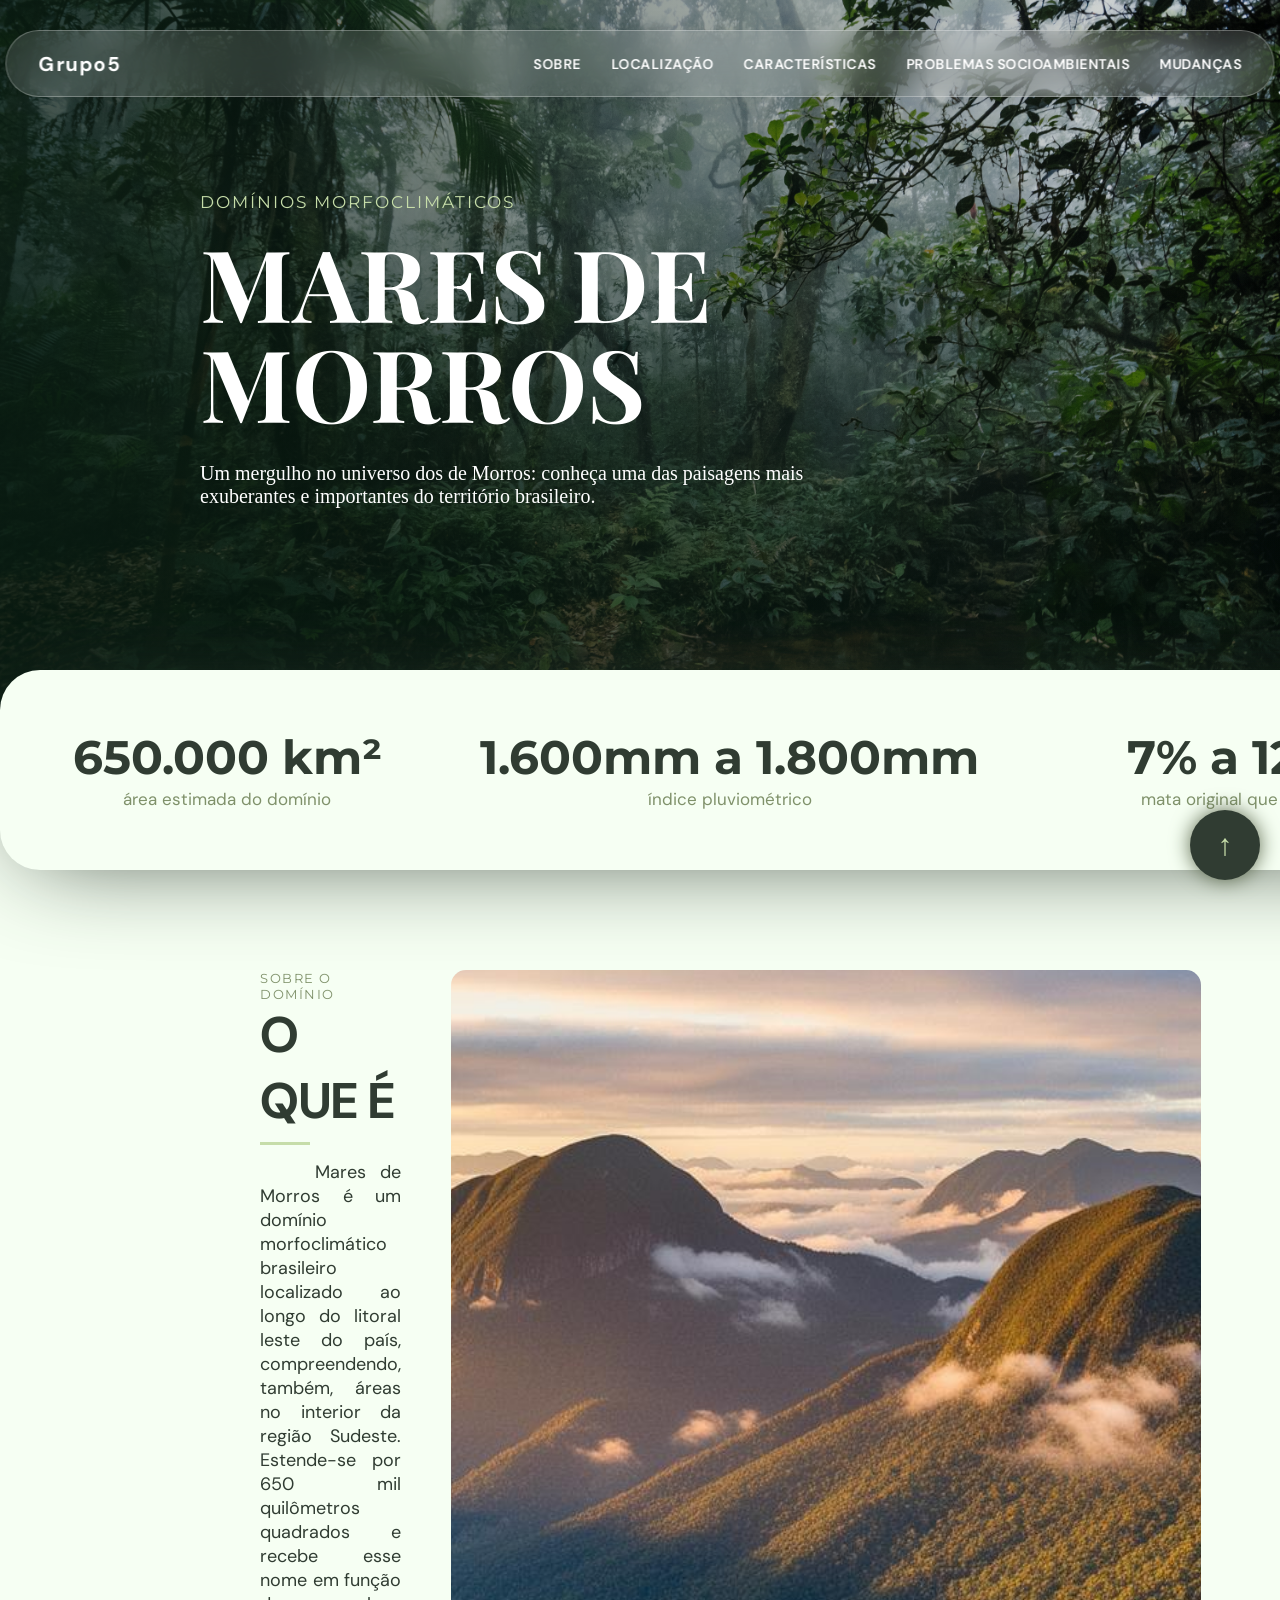
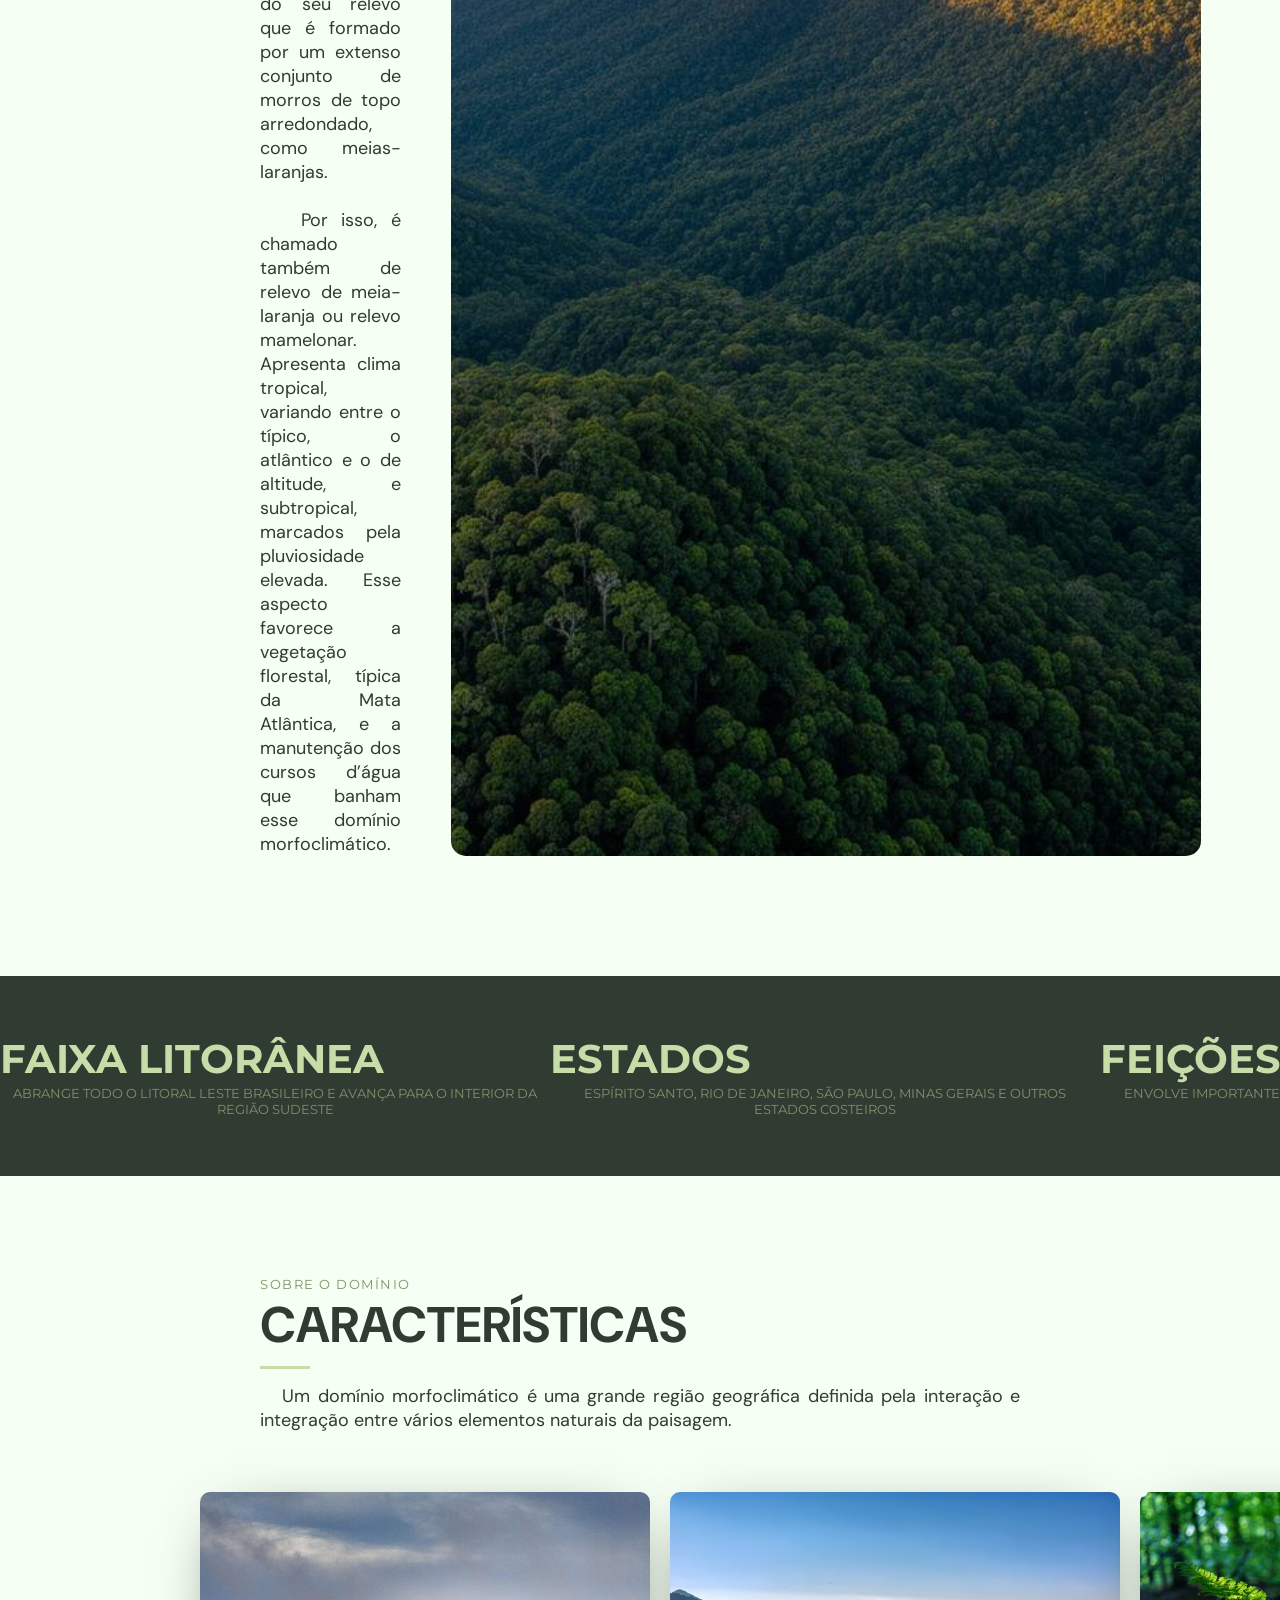
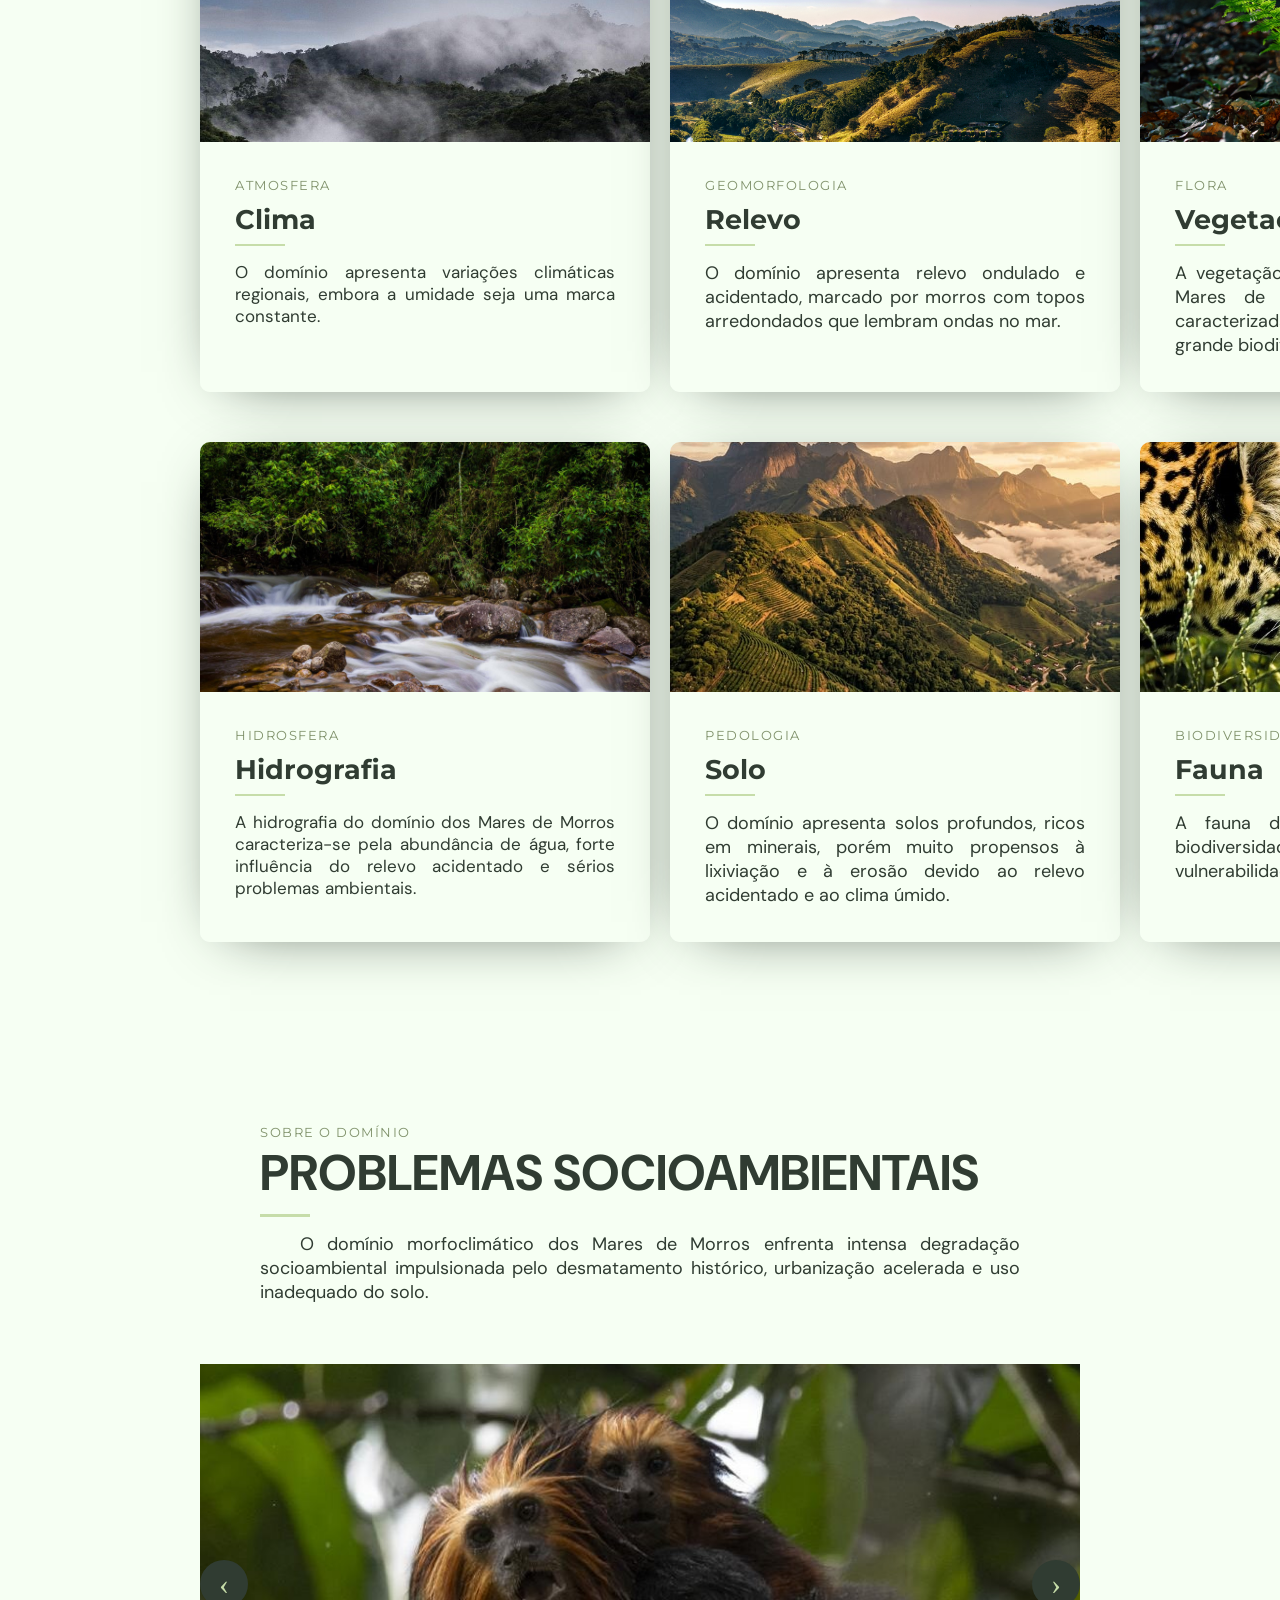
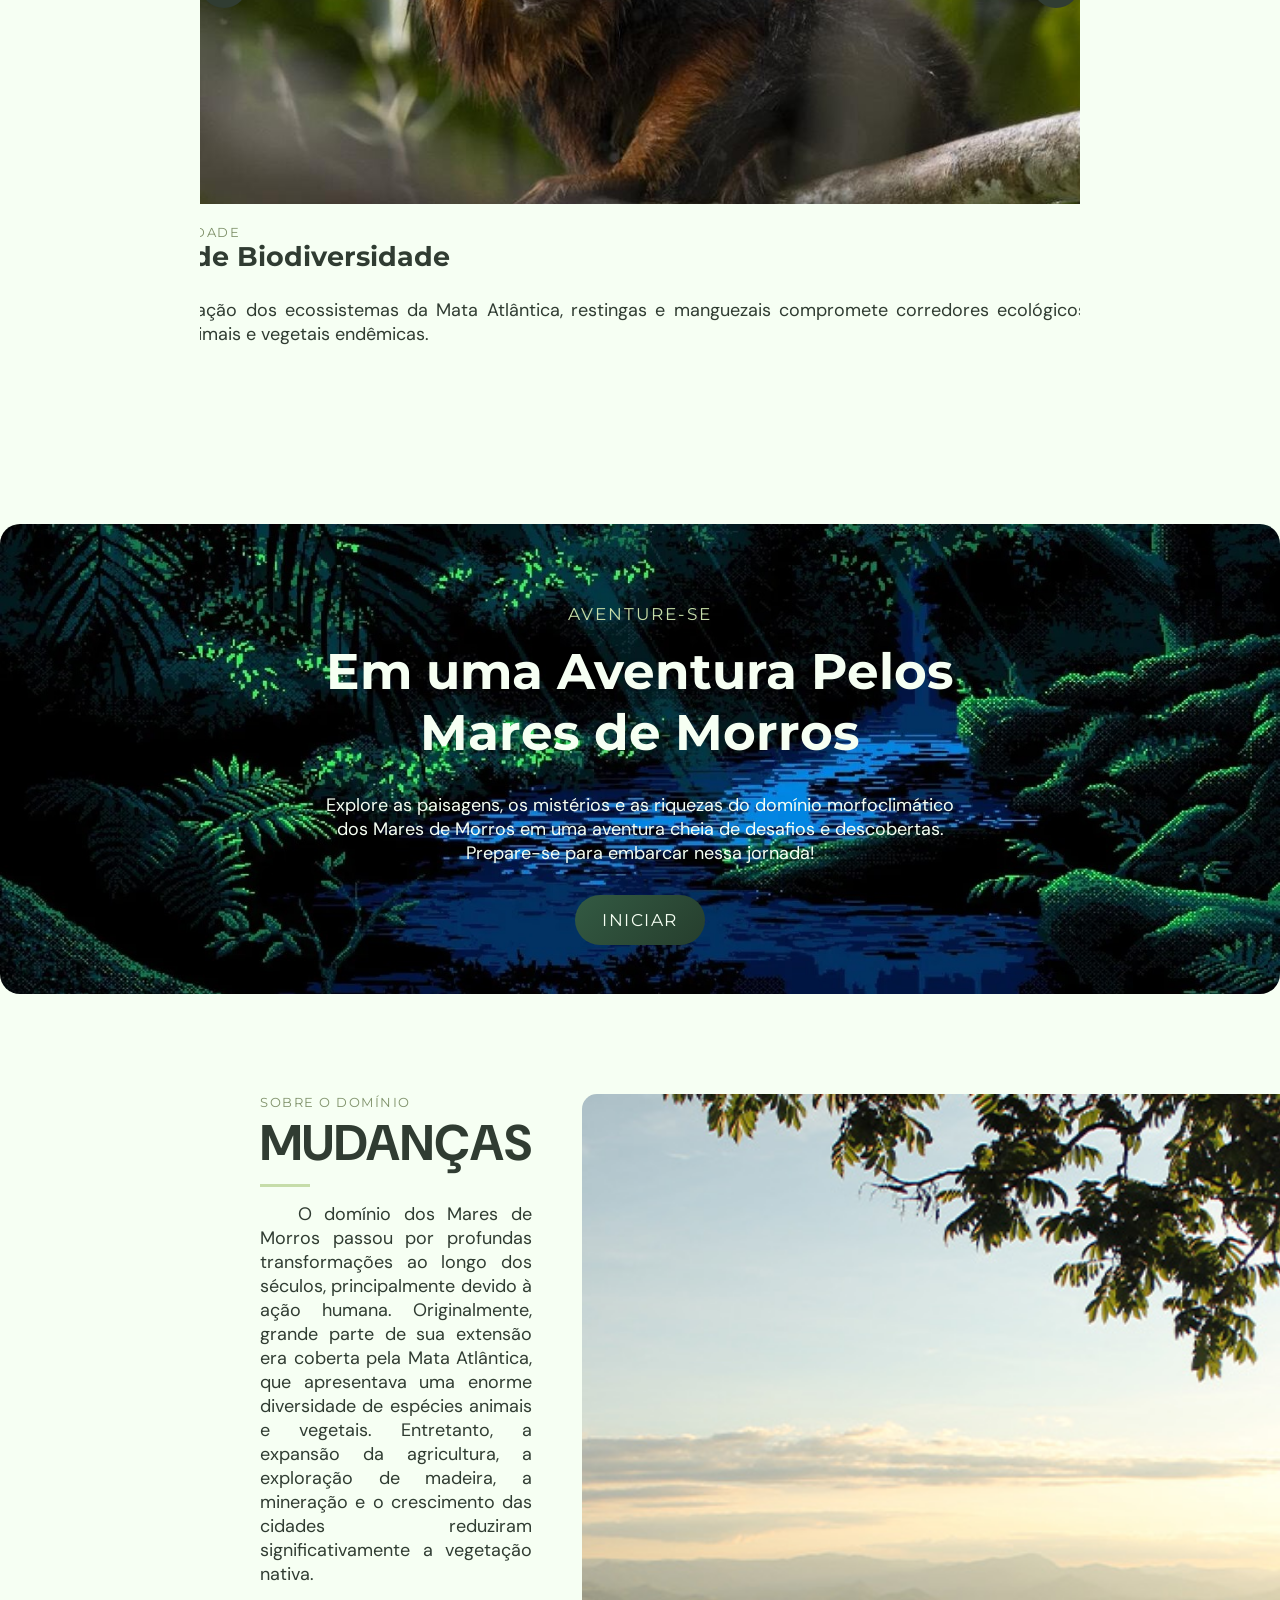
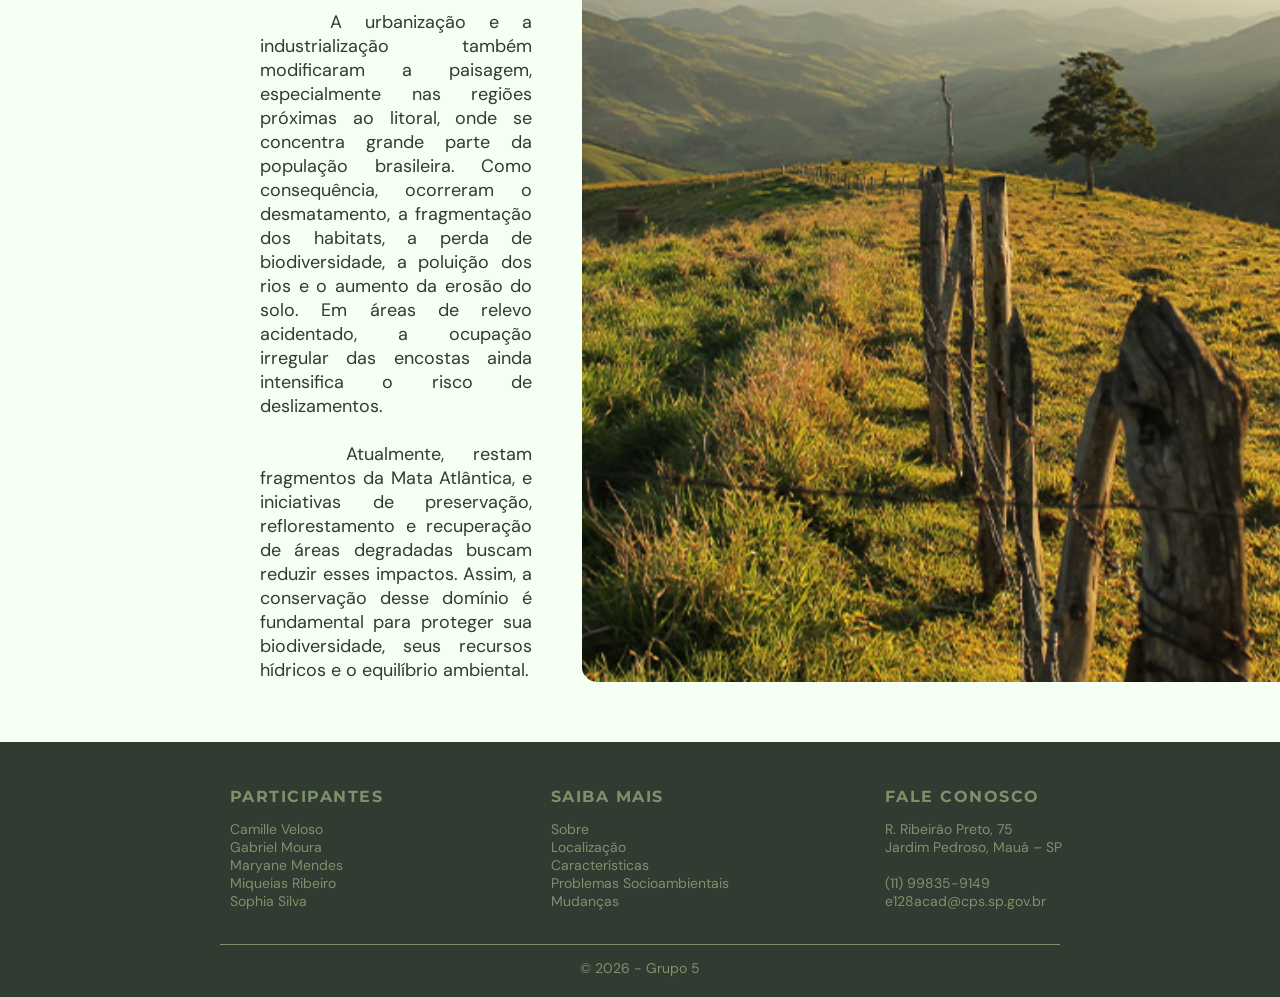
<file: index.html>
<html>
<head>
<meta charset="UTF-8">
<title>  Mares de Morros | Domínios Morfoclimáticos </title>
<link rel="stylesheet" href="style.css" type="text/css">

<link href="https://fonts.googleapis.com/css2?family=DM+Sans:wght@400;500;600;700&amp;family=Playfair+Display:wght@500;600;700&amp;display=swap" rel="stylesheet">
<link href="https://fonts.googleapis.com/css2?family=Montserrat:wght@600&display=swap" rel="stylesheet">

</head>
<body>
<header class="navbar">
  <a class="logo">Grupo5</a>

  <ul class="menu" id="menu">
    <li><a href="#sobre">SOBRE</a></li>
    <li><a href="#localizacao">LOCALIZAÇÃO</a></li>
    <li><a href="#caracteristicas">CARACTERÍSTICAS</a></li>
    <li><a href="#problemas">PROBLEMAS SOCIOAMBIENTAIS</a></li>
    <li><a href="#mudanças">MUDANÇAS</a></li>
  </ul>
</header>

    <div class="inicio" id="inicio">
        <div class="titulo">
            <span class="textinho">DOMÍNIOS MORFOCLIMÁTICOS</span>
            <h1> MARES DE <br>MORROS</h1>
            <p>Um mergulho no universo dos  de Morros: conheça uma das paisagens mais exuberantes e importantes do território brasileiro.</p>
        </div>
    </div>

<a href="#inicio" class="topo">↑</a>

</div>

    <div class="curiosidades">
        <div class="topicos">
        <h1> 650.000 km² </h1>
        <p>área estimada do domínio</p>
        </div>
      
        <div class="topicos">
        <h1> 1.600mm a 1.800mm </h1>
        <p>índice pluviométrico</p>
        </div>

        <div class="topicos">
        <h1> 7% a 12% </h1>
        <p>mata original que resta</p>
        </div>
    </div>
   
    <div id="sobre"></div>
<div class="tudo">
    <div class="introducao">
      <div>
        <p class="textinho2"> SOBRE O DOMÍNIO </p>
        <h1> O QUE É </h1>
        <hr class="hr">
        <p class="p"> &nbsp;&nbsp;&nbsp; Mares de Morros é um domínio morfoclimático brasileiro localizado ao longo do litoral leste do país, compreendendo, também, áreas no interior da região Sudeste. Estende-se por 650 mil quilômetros quadrados e recebe esse nome em função do seu relevo que é formado por um extenso conjunto de morros de topo arredondado, como meias-laranjas. 
        <br><br>&nbsp;&nbsp;&nbsp;Por isso, é chamado também de relevo de meia-laranja ou relevo mamelonar. Apresenta clima tropical, variando entre o típico, o atlântico e o de altitude, e subtropical, marcados pela pluviosidade elevada. Esse aspecto favorece a vegetação florestal, típica da Mata Atlântica, e a manutenção dos cursos d’água que banham esse domínio morfoclimático.</p>
      </div> 
      <img src="imagem1.jpg">
    </div>
 
  </div>

  <div id="localizacao"></div>
  <div class="localizacao">

    <div class="topicos2">
      <h1>FAIXA LITORÂNEA</h1>
      <p> ABRANGE TODO O LITORAL LESTE BRASILEIRO E AVANÇA PARA O INTERIOR DA REGIÃO SUDESTE</p>
    </div>

    <div class="topicos2">
      <h1>ESTADOS</h1>
      <p> ESPÍRITO SANTO, RIO DE JANEIRO, SÃO PAULO, MINAS GERAIS E OUTROS ESTADOS COSTEIROS</p>
    </div>

    <div class="topicos2">
      <h1>FEIÇÕES DE RELEVO</h1>
      <p>  ENVOLVE IMPORTANTES SERRAS E PLANALTOS, COMO A SERRA DO MAR E A SERRA DA MANTIQUEIRA</p>
    </div>

    

  </div>
  
<div id="caracteristicas"></div>

<div class="tudo">
   <div class="introducao">
      <div>
      <p class="textinho2"> SOBRE O DOMÍNIO </p>
      <h1 id="sobre"> CARACTERÍSTICAS </h1>
      <hr class="hr">
      <p class="p"> &nbsp;&nbsp;&nbsp;Um domínio morfoclimático é uma grande região geográfica definida pela interação e integração entre vários elementos naturais da paisagem.</div>
    </div>

    <div class="cards">
      <div class="card">
        <img src="clima.jpg">
        <div class="conteudo">
          <p class="textinho2">ATMOSFERA</p>
          <h1>Clima</h1>
          <hr class="hr">
          <p class="p2"> O domínio apresenta variações climáticas regionais, embora a umidade seja uma marca constante.
          </p>

          <div class="detalhes">
            <p class="p"></p>

            <p class="p">
                •<strong>Tropical Atlântico:</strong> Predominante, com médias de 22 °C e chuvas abundantes (1.500 a 2.000 mm/ano).<br>
                •<strong>Tropical Típico:</strong> Verão quente e chuvoso e inverno ameno e seco.<br>
                •<strong>Tropical de Altitude:</strong> Médias próximas de 20 °C e possibilidade de geadas.<br>
                •<strong>Subtropical Úmido:</strong> Estações bem definidas e chuvas distribuídas ao longo do ano.<br>
            </p>
          </div>

        </div>
      </div>

      <div class="card">
        <img src="relevo.jpg">
        <div class="conteudo">
          <p class="textinho2">GEOMORFOLOGIA</p>
          <h1>Relevo</h1>
          <hr class="hr">
          <p class="p">  O domínio apresenta relevo ondulado e acidentado, marcado por morros com topos arredondados que lembram ondas no mar.
          </p>

          <div class="detalhes">
            <p class="p"></p>

            <p class="p">
                •<strong>​Forma mamelonar:</strong> Relevo caracterizado por morros de altitudes medianas com topos arredondados, conhecidos popularmente como "meias-laranjas".<br>
                •<strong>​Estrutura geológica:</strong> Esculpido sobre rochas antigas do escudo cristalino brasileiro.<br>
                •<strong>​Serras e Planícies:</strong> Inclui feições de serras como a Serra do Mar e a Serra da Mantiqueira e planícies litorâneas nas faixas rebaixadas junto ao mar.<br>
                •<strong>​Altitudes:</strong> Variam predominantemente entre 10 e 1.300 metros.<br>
            </p>
          </div>

        </div>
      </div>

      <div class="card">
        <img src="vegetacao.jpg">
        <div class="conteudo">
          <p class="textinho2">FLORA</p>
          <h1>Vegetação</h1>
          <hr class="hr">
          <p class="p"> A vegetação predominante no domínio dos Mares de Morros é a Mata Atlântica, caracterizada por árvores de folhas largas e grande biodiversidade. 
          </p>

          <div class="detalhes">
            <p class="p"></p>

            <p class="p">
                •<strong>Mata Atlântica:</strong> Cobertura vegetal dominante, variando entre florestas ombrófilas (sempre verdes e muito úmidas) e estacionais (que perdem folhas no período seco).<br>
                •<strong>Ecossistemas Litorâneos:</strong> Presença de vegetação arbustiva e herbácea de restinga e de manguezais nas faixas de transição entre o continente e o oceano.<br>
                •<strong>Nível de preservação:</strong> É o bioma mais devastado do país, reduzido a menos de 25% de sua cobertura florestal original.<br>
            </p>
          </div>

        </div>
      </div>
    </div>


<div class="cards">
      <div class="card">
        <img src="hidrografia.jpg">
        <div class="conteudo">
          <p class="textinho2">HIDROSFERA</p>
          <h1>Hidrografia</h1>
          <hr class="hr">
          <p class="p2"> A hidrografia do domínio dos Mares de Morros caracteriza-se pela abundância de água, forte influência do relevo acidentado e sérios problemas ambientais.
          </p>

          <div class="detalhes">
            <p class="p"></p>

            <p class="p">
                •<strong>​Importância</strong> O domínio abriga ou intercepta trechos de bacias hidrográficas fundamentais para o abastecimento urbano, navegação e geração de energia.<br>
                •<strong>​Bacias integrantes:</strong> Atlântico Nordeste Oriental, Atlântico Leste, São Francisco, Atlântico Sudeste, Paraná e Atlântico Sul.<br>
                •<strong>Rios principais:</strong> São Francisco, Paraíba do Sul, Tietê, Doce e Rio Grande.<br>
            </p>
          </div>

        </div>
      </div>

      <div class="card">
        <img src="solo.jpg">
        <div class="conteudo">
          <p class="textinho2">PEDOLOGIA</p>
          <h1>Solo</h1>
          <hr class="hr">
          <p class="p"> O domínio apresenta solos profundos, ricos em minerais, porém muito propensos à lixiviação e à erosão devido ao relevo acidentado e ao clima úmido.
          </p>

          <div class="detalhes">
            <p class="p"></p>

            <p class="p">
                •<strong>​Grau de intemperismo:</strong> Solos profundamente alterados pela ação continuada do calor e da água.<br>
                •<strong>Latossolos (Predominantes):</strong> Vermelhos e alos, muito profundos, bem estruturados e de fácil infiltração de água, porém com baixa fertilidade natural, exigindo correção de nutrientes para agricultura.<br>
                •<strong>Outros tipos:</strong> Argissolos (de textura mais argilosa) e solos rasos/incipientes em áreas de encostas íngremes, como os Cambissolos.<br>
            </p>
          </div>

        </div>
      </div>

      <div class="card">
        <img src="fauna.jpeg">
        <div class="conteudo">
          <p class="textinho2">BIODIVERSIDADE</p>
          <h1>Fauna</h1>
          <hr class="hr">
          <p class="p"> A fauna do domínio apresenta grande biodiversidade, alto endemismo e grande vulnerabilidade devido ao desmatamento.
          </p>

          <div class="detalhes">
            <p class="p"></p>

            <p class="p">
              <strong>Mamíferos</strong><br>
                •Mico-leão-dourado<br>
                •Tamanduá-bandeira<br>
                •Onça-pintada<br>
              <strong>Aves</strong><br>
                •Arara-azul-pequena<br>
                •Jacutinga<br>
                •Tucano-de-bico-preto<br>
              <strong>Fauna aquática</strong><br>
                •Bagres<br>
                •Lambaris<br>
                •Peixe-faca<br>

              </p>
          </div>

        </div>
      </div>
    </div>

    <br><br><br><br>
    <div class="introducao" id="problemas">
      <div>
      <p class="textinho2"> SOBRE O DOMÍNIO </p>
      <h1 id="sobre"> PROBLEMAS SOCIOAMBIENTAIS </h1>
      <hr class="hr">
      <p class="p"> &nbsp;&nbsp;&nbsp;O domínio morfoclimático dos Mares de Morros enfrenta intensa degradação socioambiental impulsionada pelo desmatamento histórico, urbanização acelerada e uso inadequado do solo.</div>
    </div>

    <div class="carrossel">
      <input type="radio" name="slide" id="s1"> <!--O input radio faz com que selecione apenas um slide de cada vez, os name iguais fazem com que se agrupem, e o id relaciona cada um com sua imagem-->
      <input type="radio" name="slide" id="s2"checked>
      <input type="radio" name="slide" id="s3">
      <input type="radio" name="slide" id="s4">
      <input type="radio" name="slide" id="s5">

      <div class="limite">
        <div class="slides">

          <div class="slide">
              <img src="poluicao.jpg">
                <div class="descricao">
                  <p class="textinho2">POLUIÇÃO</p>
                  <h1>Poluição e Assoreamento dos Rios</h1>
                  <hr class="hr">
                  <p class="p">O despejo de esgoto e resíduos contamina os cursos d’água. O carreamento de sedimentos provoca o assoreamento, reduzindo a profundidade dos rios e prejudicando os ecossistemas aquáticos.</p>
                </div>
          </div>

          <div class="slide">
              <img src="perda_biodiversidade.jpg">
                <div class="descricao">
                  <p class="textinho2">BIODIVERSIDADE</p>
                  <h1>Perda de Biodiversidade</h1>
                  <hr class="hr">
                  <p class="p">A fragmentação dos ecossistemas da Mata Atlântica, restingas e manguezais compromete corredores ecológicos e ameaça espécies animais e vegetais endêmicas.</p>
                </div>
          </div>

          <div class="slide">
              <img src="urbanizacao.jpg">
                <div class="descricao">
                  <p class="textinho2">URBANIZAÇÃO</p>
                  <h1>Ocupação de Áreas de Risco e Desastres Naturais</h1>
                  <hr class="hr">
                  <p class="p">É um dos domínios mais suscetíveis a desastres naturais. A carência de planejamento urbano empurra populações de baixa renda a habitar encostas de morros e margens de rios, aumentando a vulnerabilidade a tragédias no período de chuvas de verão.</p>
                </div>
          </div>

          <div class="slide">
              <img src="desmatamento.jpg">
                <div class="descricao">
                  <p class="textinho2">DESMATAMENTO</p>
                  <h1>Desmatamento</h1>
                  <hr class="hr">
                  <p class="p">A cobertura vegetal original está reduzida a cerca de 7% de sua extensão, restrita principalmente a fragmentos em áreas de difícil acesso, pressionada pela expansão urbana, industrial e agropecuária.</p>
                </div>
          </div>

          <div class="slide">
              <img src="erosao.webp">
                <div class="descricao">
                  <p class="textinho2">EROSÃO</p>
                  <h1>Erosão e Deslizamentos</h1>
                  <hr class="hr">
                  <p class="p">A retirada da vegetação em encostas íngremes deixa o solo exposto às chuvas tropicais intensas, provocando forte lixiviação, escorregamentos de terra, quedas de barreiras e a formação de voçorocas.</p>
                </div>
          </div>

        </div>
      </div>

      <div class="setinhas">
        <label class="seta direita1" for="s5">‹</label>
        <label class="seta direita2" for="s1">‹</label>
        <label class="seta direita3" for="s2">‹</label>
        <label class="seta direita4" for="s3">‹</label>
        <label class="seta direita5" for="s4">‹</label>

        <label class="seta esquerda1" for="s2">›</label>
        <label class="seta esquerda2" for="s3">›</label>
        <label class="seta esquerda3" for="s4">›</label>
        <label class="seta esquerda4" for="s5">›</label>
        <label class="seta esquerda5" for="s1">›</label>
      </div>

    </div>
</div>

    <div class="joguinho">
      <div class="joguinhoo">
      <p class="textinho">AVENTURE-SE</p>
      <h1>Em uma Aventura Pelos<br>Mares de Morros</h1>
      <p class="p">Explore as paisagens, os mistérios e as riquezas do domínio morfoclimático dos Mares de Morros em uma aventura cheia de desafios e descobertas. Prepare-se para embarcar nessa jornada!</p>
      <a href="https://groupfivegame.vercel.app" target="_blank"><button>INICIAR</button></a>
      </div>
    </div>

<div class="tudo">
  <div class="introducao" id="mudanças">
      <div>
        <p class="textinho2"> SOBRE O DOMÍNIO </p>
        <h1> MUDANÇAS </h1>
        <hr class="hr">
        <p class="p"> &nbsp;&nbsp;&nbsp;O domínio dos Mares de Morros passou por profundas transformações ao longo dos séculos, principalmente devido à ação humana. Originalmente, grande parte de sua extensão era coberta pela Mata Atlântica, que apresentava uma enorme diversidade de espécies animais e vegetais. Entretanto, a expansão da agricultura, a exploração de madeira, a mineração e o crescimento das cidades reduziram significativamente a vegetação nativa. 
        <br><br>&nbsp;&nbsp;&nbsp;A urbanização e a industrialização também modificaram a paisagem, especialmente nas regiões próximas ao litoral, onde se concentra grande parte da população brasileira. Como consequência, ocorreram o desmatamento, a fragmentação dos habitats, a perda de biodiversidade, a poluição dos rios e o aumento da erosão do solo. Em áreas de relevo acidentado, a ocupação irregular das encostas ainda intensifica o risco de deslizamentos.
        <br><br>&nbsp;&nbsp;&nbsp;Atualmente, restam fragmentos da Mata Atlântica, e iniciativas de preservação, reflorestamento e recuperação de áreas degradadas buscam reduzir esses impactos. Assim, a conservação desse domínio é fundamental para proteger sua biodiversidade, seus recursos hídricos e o equilíbrio ambiental.</p>
      </div> 
      <img src="imagem2.jpg">
  </div>

</div>

<div class="rodape">
  <div class="conteudo-rodape">
    <div class="r1">
      <p class="textinho2 a"><strong>PARTICIPANTES</strong></p>
      <p class="b">
      Camille Veloso<br>
      Gabriel Moura<br>
      Maryane Mendes<br>
      Miqueias Ribeiro<br>
      Sophia Silva
      </p>
    </div>

    <div class="r2">
      <p class="textinho2 a"><strong>SAIBA MAIS</strong></p>
      <p class="b">
        Sobre<br>
        Localização<br>
        Características<br>
        Problemas Socioambientais<br>
        Mudanças
      </p>
    </div>

    <div class="r3">
      <p class="textinho2 a"><strong>FALE CONOSCO</strong></p>
      <p class="b">
        R. Ribeirão Preto, 75<br> Jardim Pedroso, Mauá – SP<br>
        <br>
        (11) 99835-9149<br>
        e128acad@cps.sp.gov.br
      </p>
    </div>
  </div>

  <hr>
  <p class="copyright">© 2026 - Grupo 5</p>
</div>

</body>
</html>
</file>
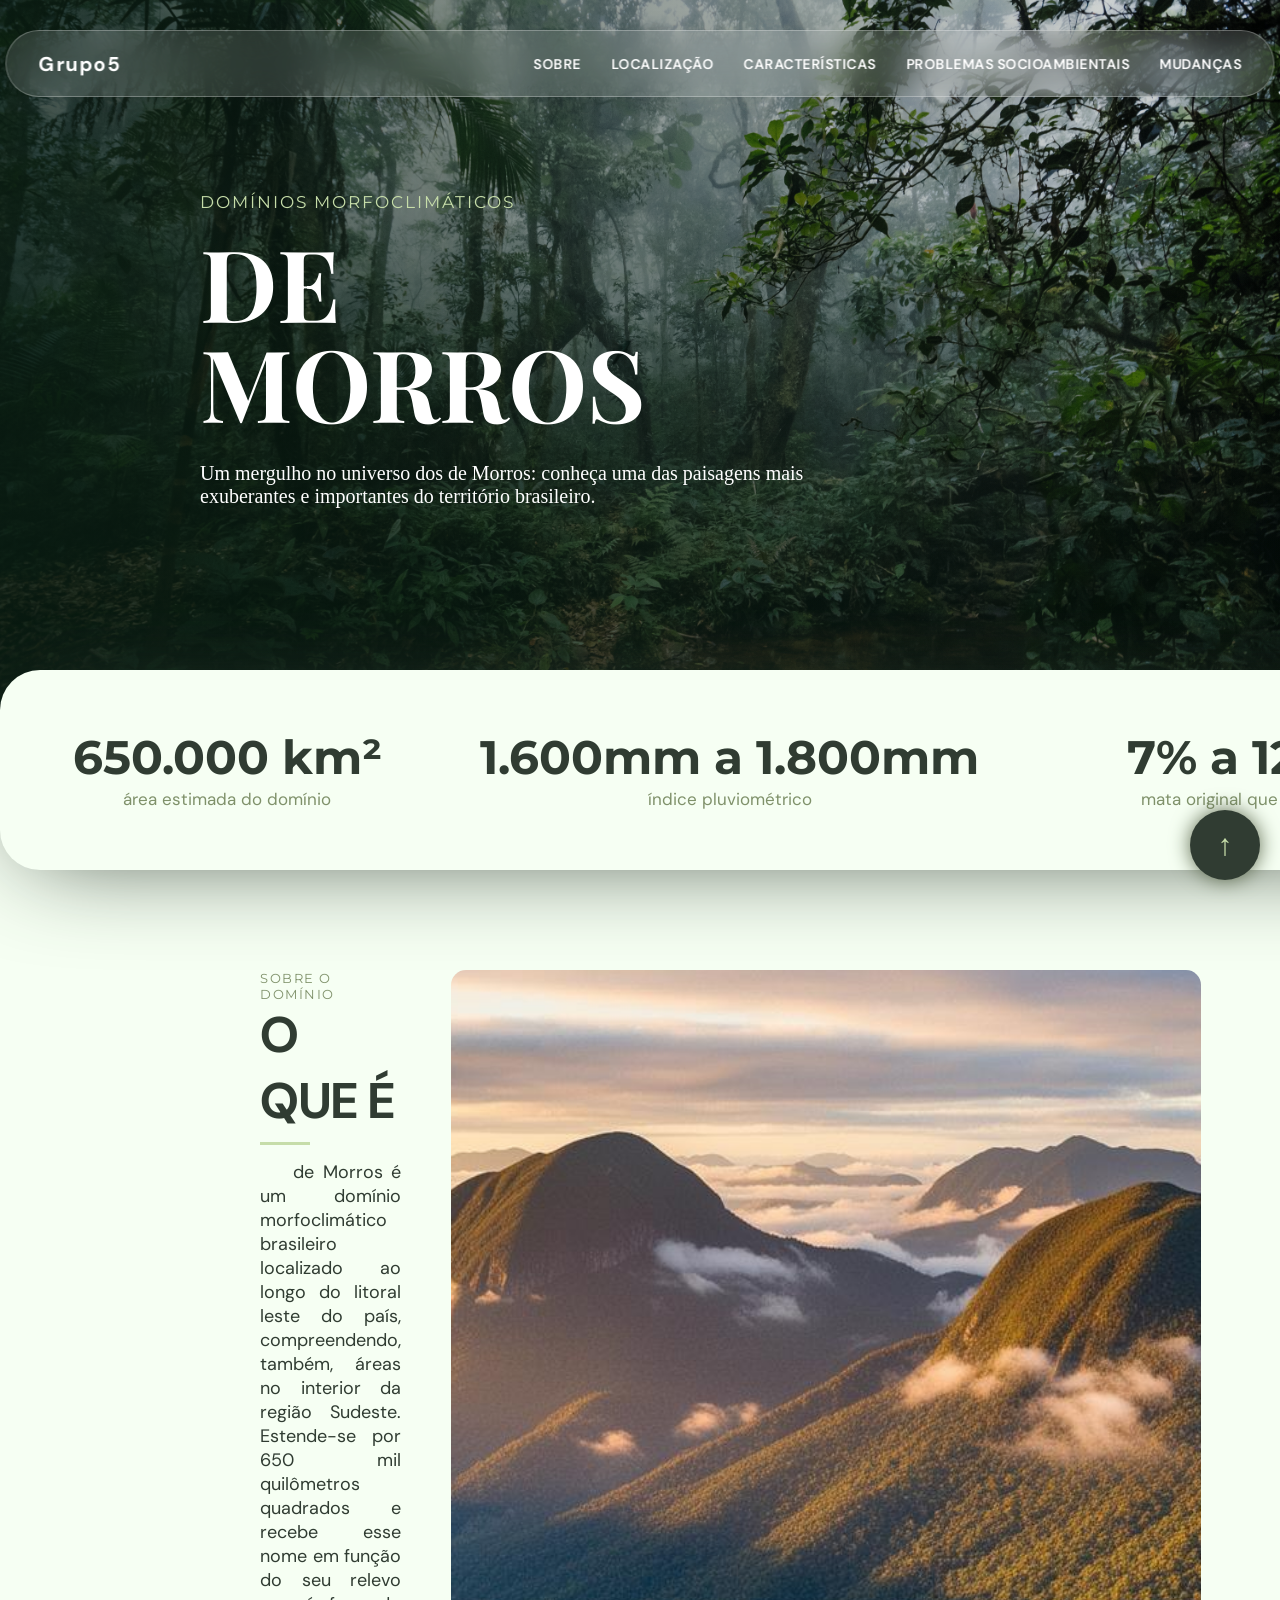
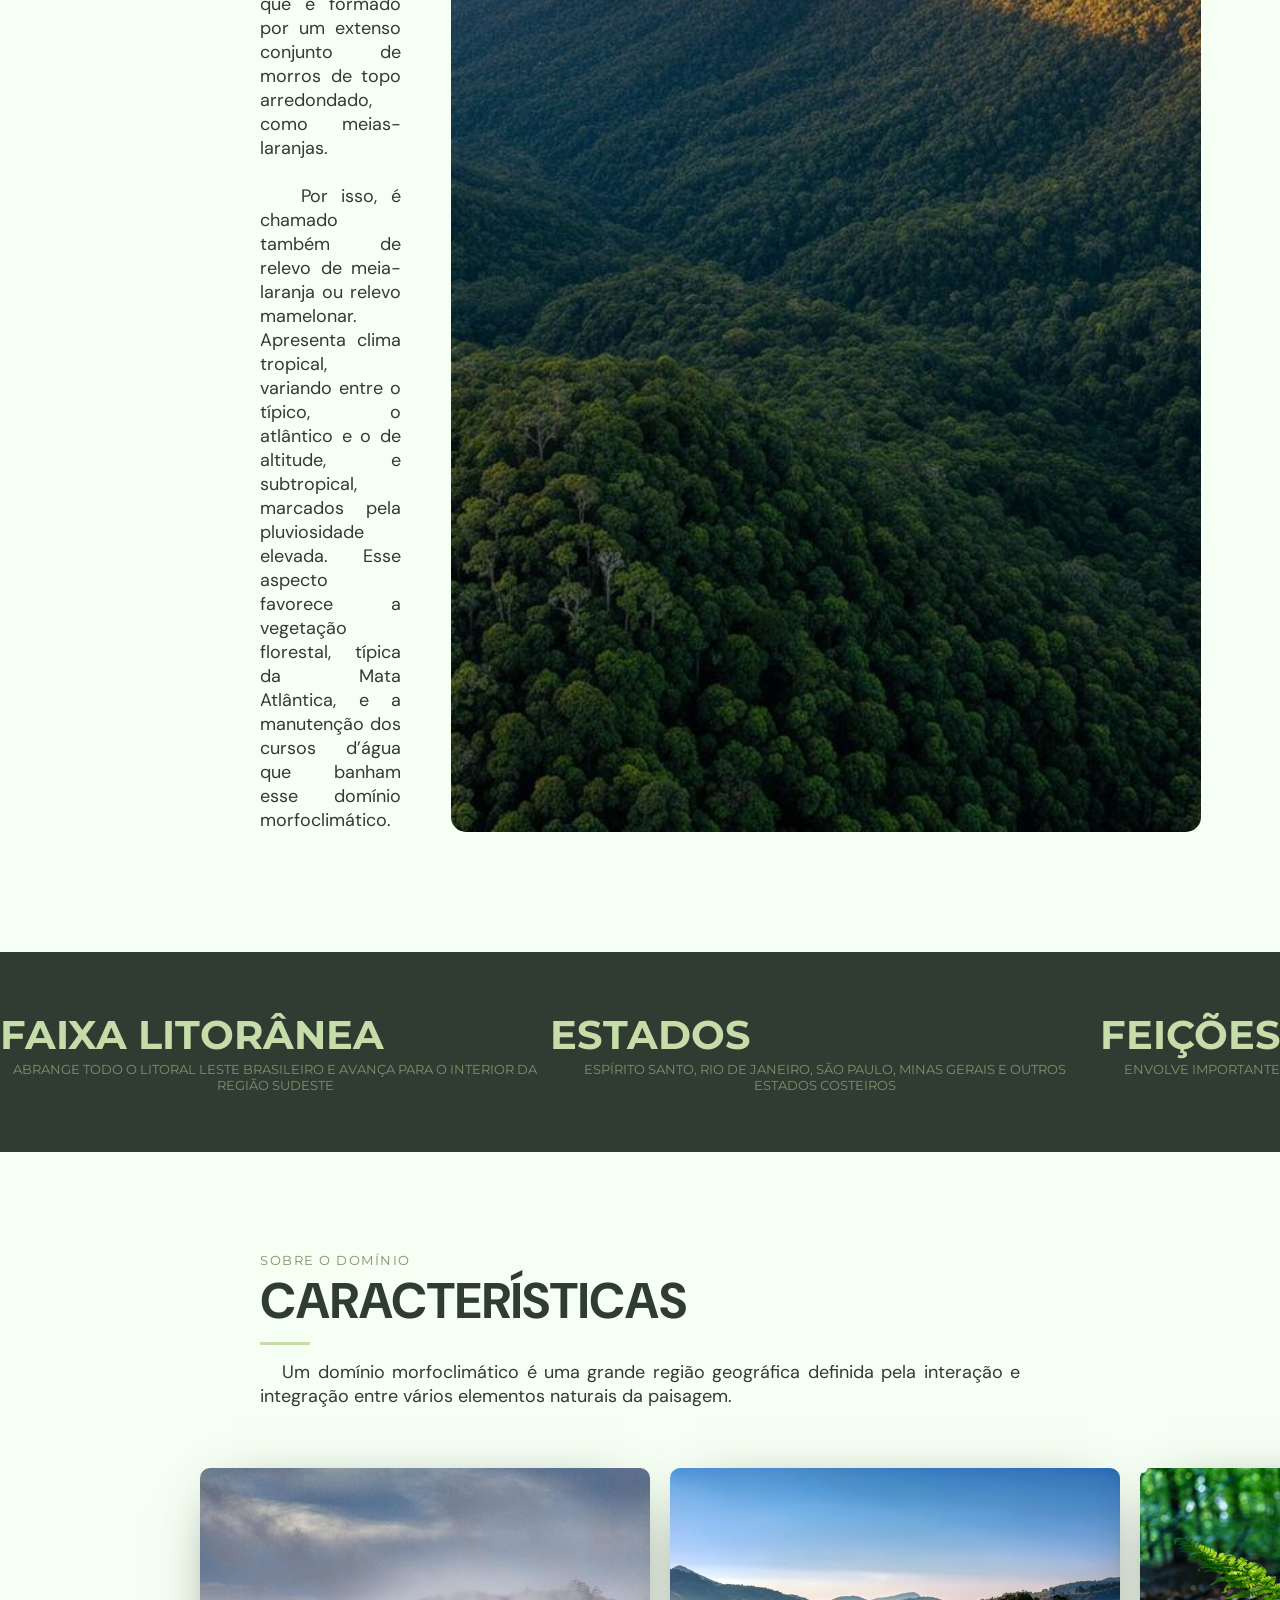
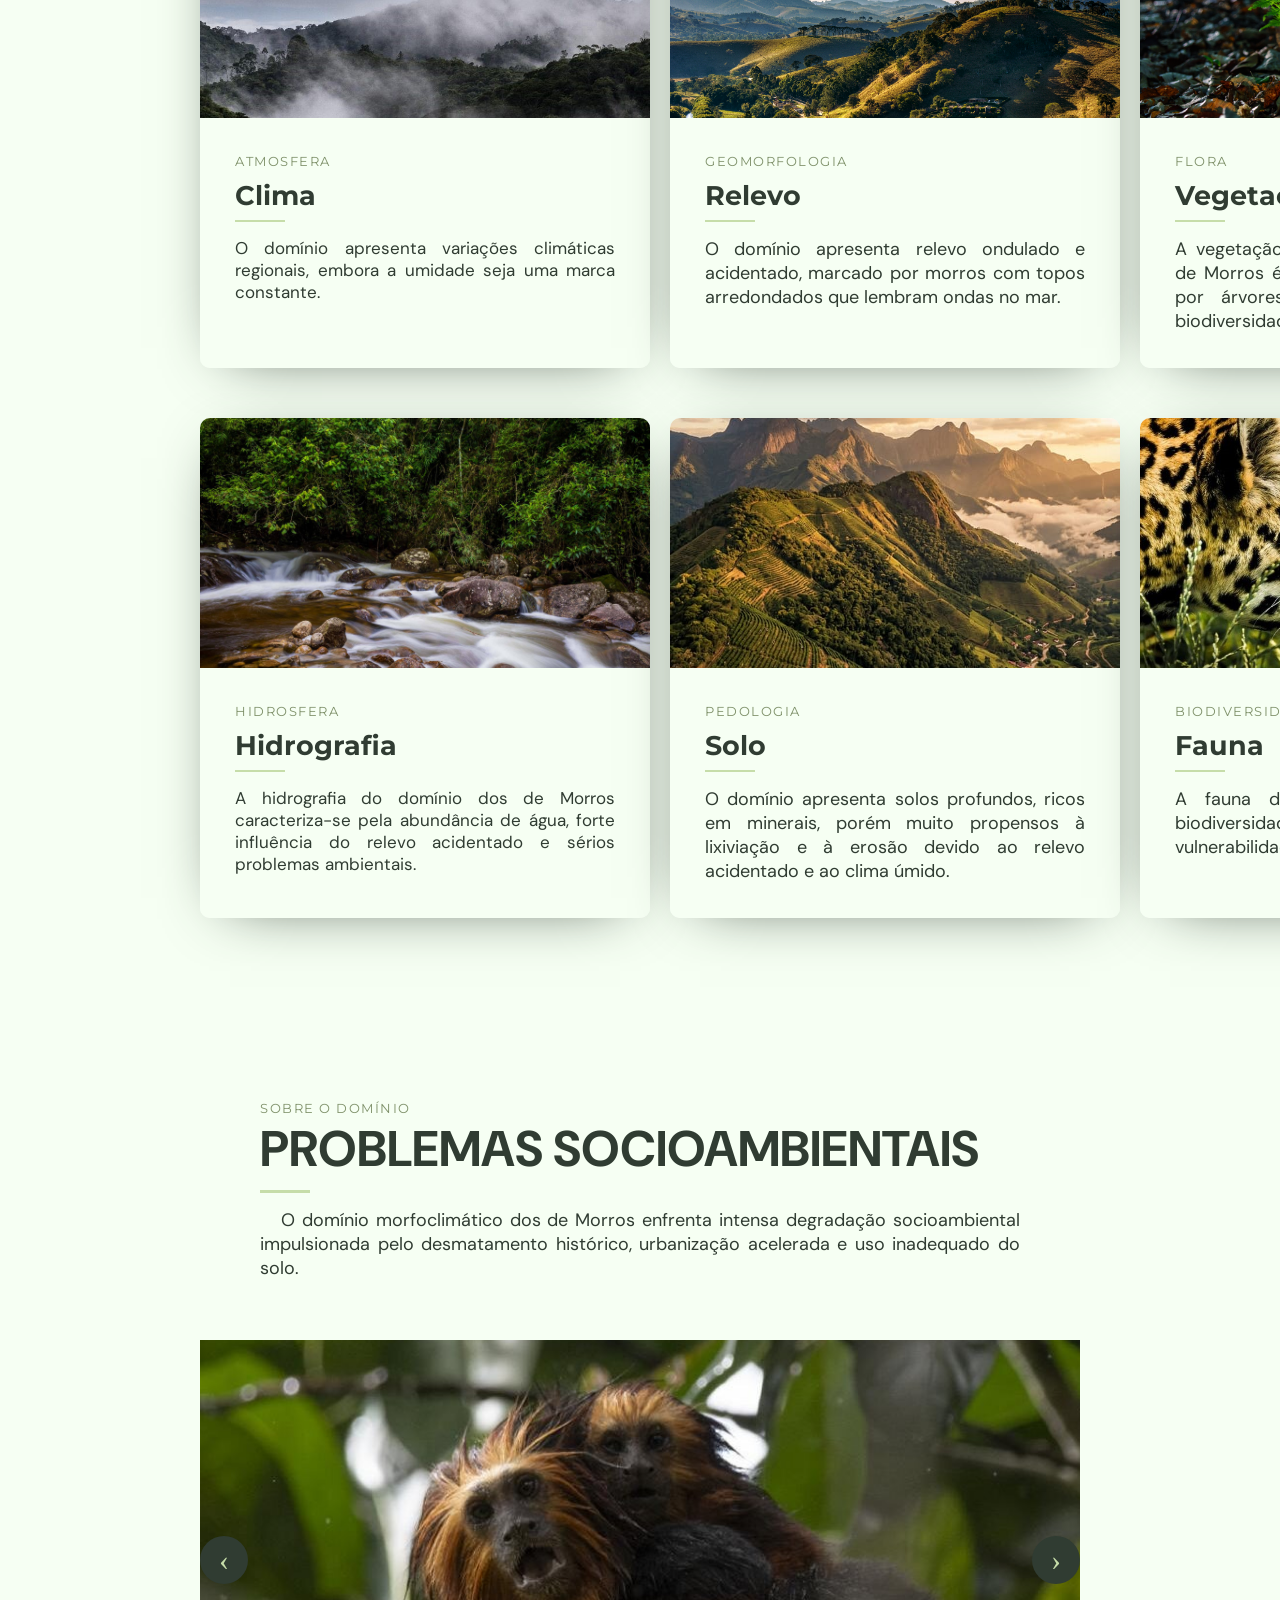
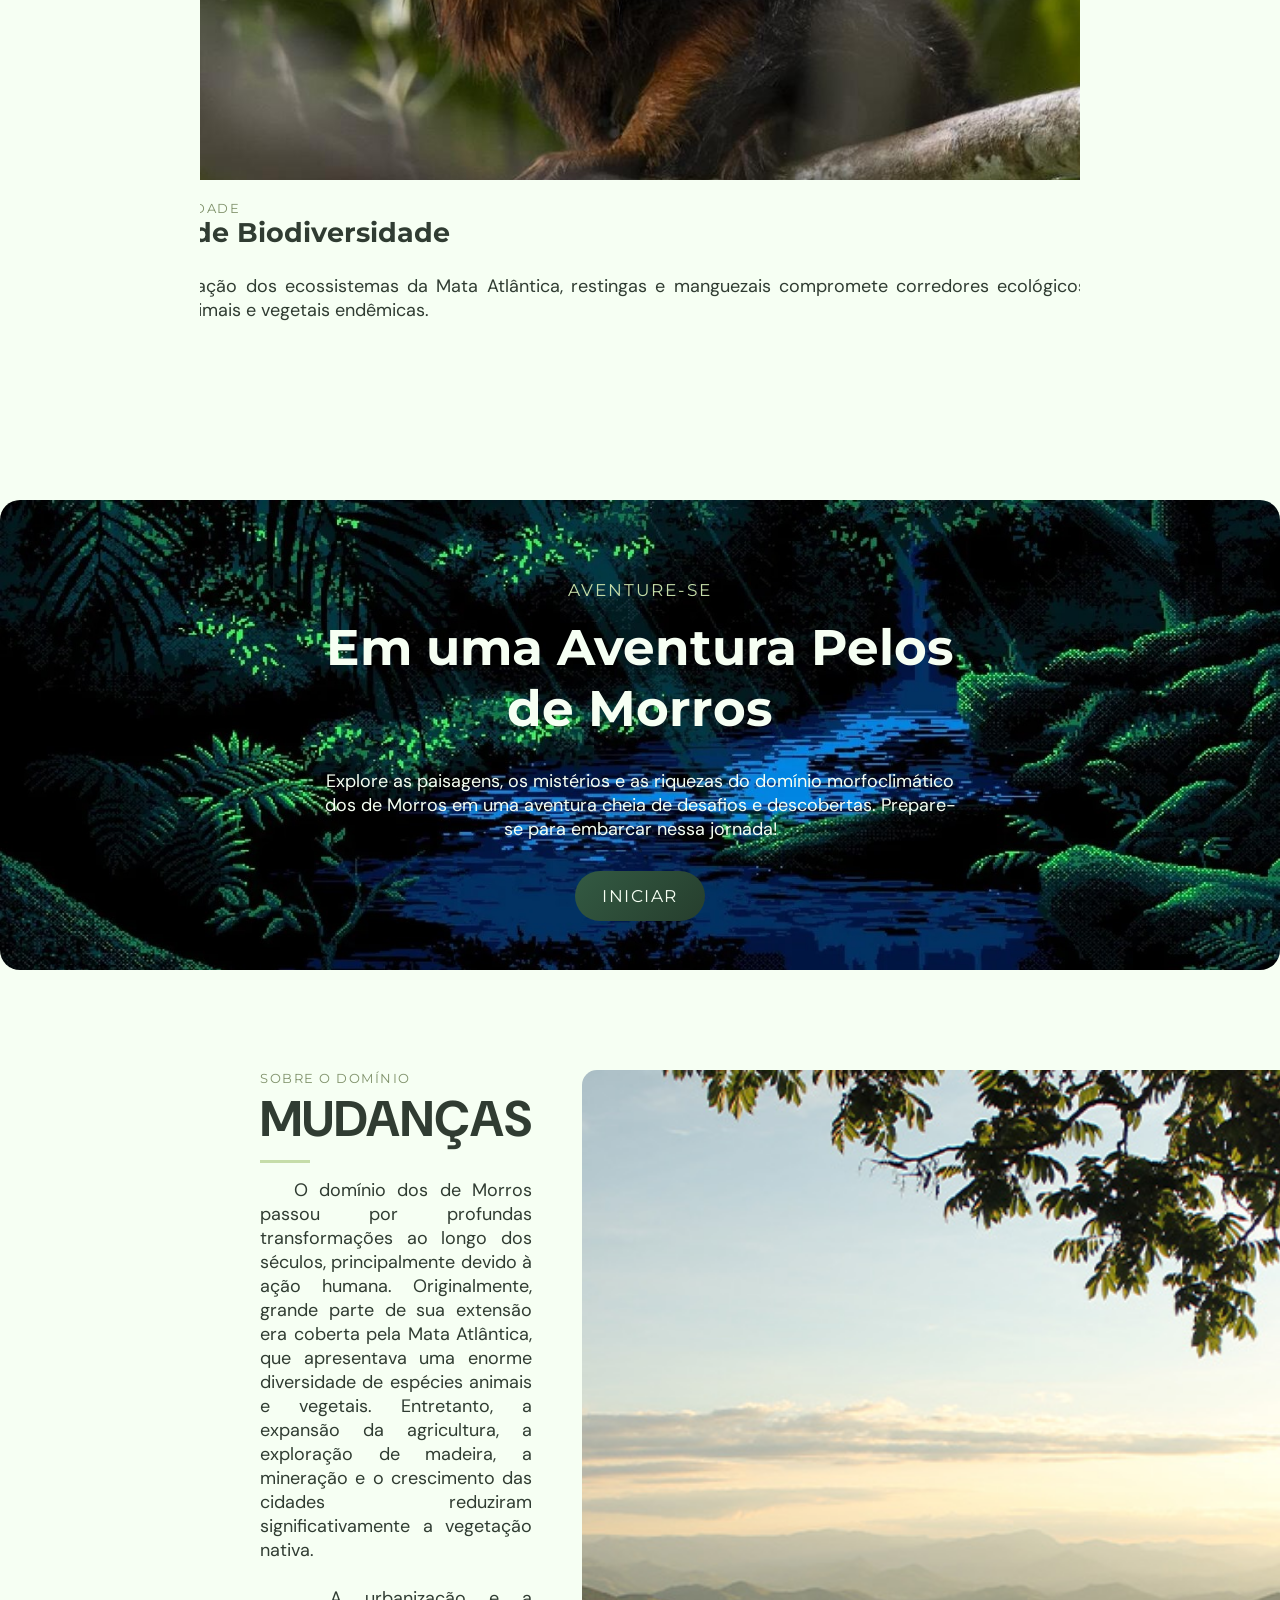
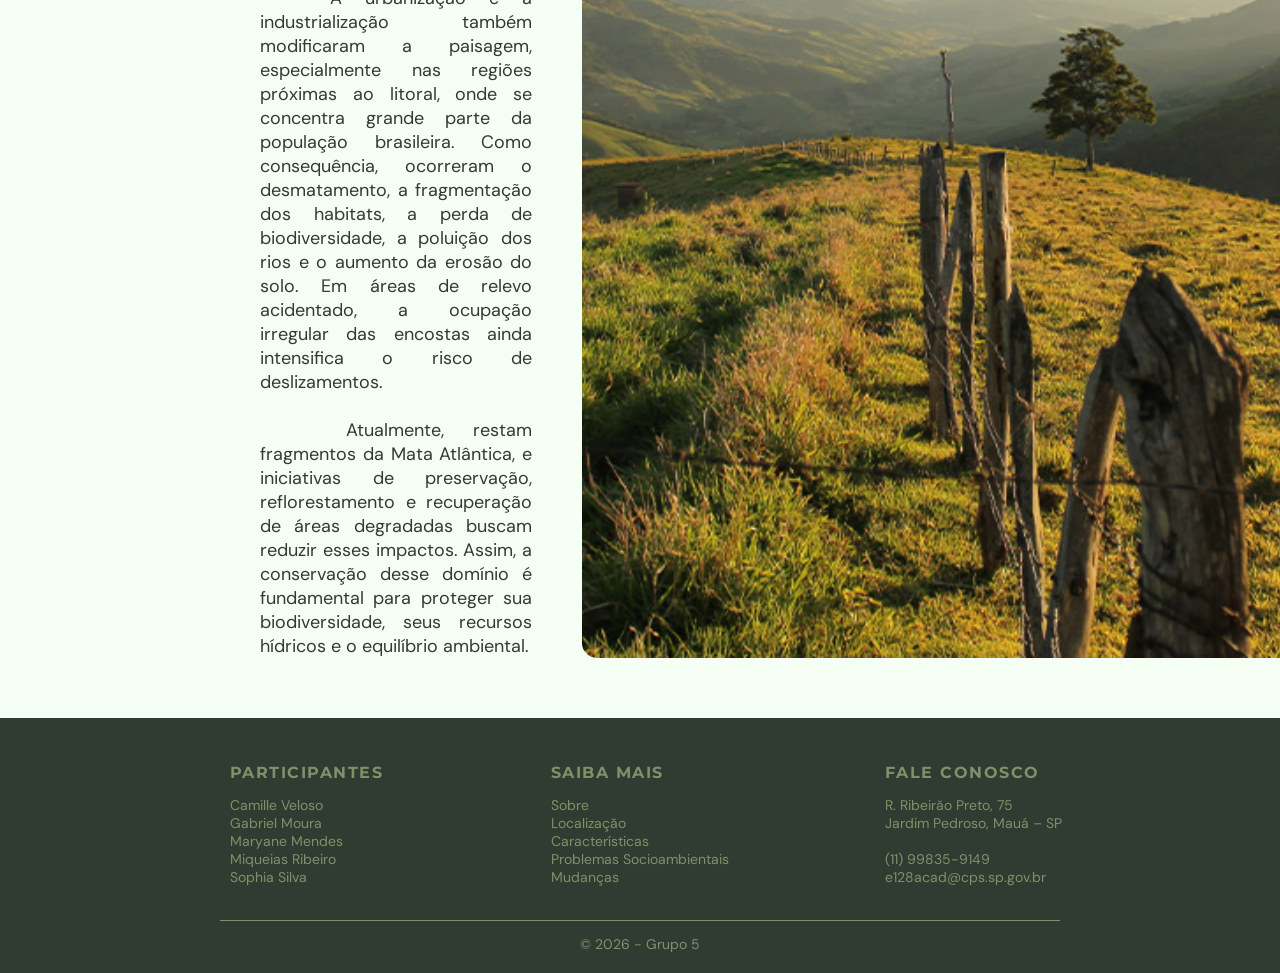
<file: Mares de Morros.html>
<html>
<head>
<meta charset="UTF-8">
<title>  de Morros | Domínios Morfoclimáticos </title>
<link rel="stylesheet" href="style.css" type="text/css">

<link href="https://fonts.googleapis.com/css2?family=DM+Sans:wght@400;500;600;700&amp;family=Playfair+Display:wght@500;600;700&amp;display=swap" rel="stylesheet">
<link href="https://fonts.googleapis.com/css2?family=Montserrat:wght@600&display=swap" rel="stylesheet">

</head>
<body>
<header class="navbar">
  <a class="logo">Grupo5</a>

  <ul class="menu" id="menu">
    <li><a href="#sobre">SOBRE</a></li>
    <li><a href="#localizacao">LOCALIZAÇÃO</a></li>
    <li><a href="#caracteristicas">CARACTERÍSTICAS</a></li>
    <li><a href="#problemas">PROBLEMAS SOCIOAMBIENTAIS</a></li>
    <li><a href="#mudanças">MUDANÇAS</a></li>
  </ul>
</header>

    <div class="inicio" id="inicio">
        <div class="titulo">
            <span class="textinho">DOMÍNIOS MORFOCLIMÁTICOS</span>
            <h1>  DE <br>MORROS</h1>
            <p>Um mergulho no universo dos  de Morros: conheça uma das paisagens mais exuberantes e importantes do território brasileiro.</p>
        </div>
    </div>

<a href="#inicio" class="topo">↑</a>

</div>

    <div class="curiosidades">
        <div class="topicos">
        <h1> 650.000 km² </h1>
        <p>área estimada do domínio</p>
        </div>
      
        <div class="topicos">
        <h1> 1.600mm a 1.800mm </h1>
        <p>índice pluviométrico</p>
        </div>

        <div class="topicos">
        <h1> 7% a 12% </h1>
        <p>mata original que resta</p>
        </div>
    </div>
   
    <div id="sobre"></div>
<div class="tudo">
    <div class="introducao">
      <div>
        <p class="textinho2"> SOBRE O DOMÍNIO </p>
        <h1> O QUE É </h1>
        <hr class="hr">
        <p class="p"> &nbsp;&nbsp;&nbsp; de Morros é um domínio morfoclimático brasileiro localizado ao longo do litoral leste do país, compreendendo, também, áreas no interior da região Sudeste. Estende-se por 650 mil quilômetros quadrados e recebe esse nome em função do seu relevo que é formado por um extenso conjunto de morros de topo arredondado, como meias-laranjas. 
        <br><br>&nbsp;&nbsp;&nbsp;Por isso, é chamado também de relevo de meia-laranja ou relevo mamelonar. Apresenta clima tropical, variando entre o típico, o atlântico e o de altitude, e subtropical, marcados pela pluviosidade elevada. Esse aspecto favorece a vegetação florestal, típica da Mata Atlântica, e a manutenção dos cursos d’água que banham esse domínio morfoclimático.</p>
      </div> 
      <img src="imagem1.jpg">
    </div>
 
  </div>

  <div id="localizacao"></div>
  <div class="localizacao">

    <div class="topicos2">
      <h1>FAIXA LITORÂNEA</h1>
      <p> ABRANGE TODO O LITORAL LESTE BRASILEIRO E AVANÇA PARA O INTERIOR DA REGIÃO SUDESTE</p>
    </div>

    <div class="topicos2">
      <h1>ESTADOS</h1>
      <p> ESPÍRITO SANTO, RIO DE JANEIRO, SÃO PAULO, MINAS GERAIS E OUTROS ESTADOS COSTEIROS</p>
    </div>

    <div class="topicos2">
      <h1>FEIÇÕES DE RELEVO</h1>
      <p>  ENVOLVE IMPORTANTES SERRAS E PLANALTOS, COMO A SERRA DO MAR E A SERRA DA MANTIQUEIRA</p>
    </div>

    

  </div>
  
<div id="caracteristicas"></div>

<div class="tudo">
   <div class="introducao">
      <div>
      <p class="textinho2"> SOBRE O DOMÍNIO </p>
      <h1 id="sobre"> CARACTERÍSTICAS </h1>
      <hr class="hr">
      <p class="p"> &nbsp;&nbsp;&nbsp;Um domínio morfoclimático é uma grande região geográfica definida pela interação e integração entre vários elementos naturais da paisagem.</div>
    </div>

    <div class="cards">
      <div class="card">
        <img src="clima.jpg">
        <div class="conteudo">
          <p class="textinho2">ATMOSFERA</p>
          <h1>Clima</h1>
          <hr class="hr">
          <p class="p2"> O domínio apresenta variações climáticas regionais, embora a umidade seja uma marca constante.
          </p>

          <div class="detalhes">
            <p class="p"></p>

            <p class="p">
                •<strong>Tropical Atlântico:</strong> Predominante, com médias de 22 °C e chuvas abundantes (1.500 a 2.000 mm/ano).<br>
                •<strong>Tropical Típico:</strong> Verão quente e chuvoso e inverno ameno e seco.<br>
                •<strong>Tropical de Altitude:</strong> Médias próximas de 20 °C e possibilidade de geadas.<br>
                •<strong>Subtropical Úmido:</strong> Estações bem definidas e chuvas distribuídas ao longo do ano.<br>
            </p>
          </div>

        </div>
      </div>

      <div class="card">
        <img src="relevo.jpg">
        <div class="conteudo">
          <p class="textinho2">GEOMORFOLOGIA</p>
          <h1>Relevo</h1>
          <hr class="hr">
          <p class="p">  O domínio apresenta relevo ondulado e acidentado, marcado por morros com topos arredondados que lembram ondas no mar.
          </p>

          <div class="detalhes">
            <p class="p"></p>

            <p class="p">
                •<strong>​Forma mamelonar:</strong> Relevo caracterizado por morros de altitudes medianas com topos arredondados, conhecidos popularmente como "meias-laranjas".<br>
                •<strong>​Estrutura geológica:</strong> Esculpido sobre rochas antigas do escudo cristalino brasileiro.<br>
                •<strong>​Serras e Planícies:</strong> Inclui feições de serras como a Serra do Mar e a Serra da Mantiqueira e planícies litorâneas nas faixas rebaixadas junto ao mar.<br>
                •<strong>​Altitudes:</strong> Variam predominantemente entre 10 e 1.300 metros.<br>
            </p>
          </div>

        </div>
      </div>

      <div class="card">
        <img src="vegetacao.jpg">
        <div class="conteudo">
          <p class="textinho2">FLORA</p>
          <h1>Vegetação</h1>
          <hr class="hr">
          <p class="p"> A vegetação predominante no domínio dos  de Morros é a Mata Atlântica, caracterizada por árvores de folhas largas e grande biodiversidade. 
          </p>

          <div class="detalhes">
            <p class="p"></p>

            <p class="p">
                •<strong>Mata Atlântica:</strong> Cobertura vegetal dominante, variando entre florestas ombrófilas (sempre verdes e muito úmidas) e estacionais (que perdem folhas no período seco).<br>
                •<strong>Ecossistemas Litorâneos:</strong> Presença de vegetação arbustiva e herbácea de restinga e de manguezais nas faixas de transição entre o continente e o oceano.<br>
                •<strong>Nível de preservação:</strong> É o bioma mais devastado do país, reduzido a menos de 25% de sua cobertura florestal original.<br>
            </p>
          </div>

        </div>
      </div>
    </div>


<div class="cards">
      <div class="card">
        <img src="hidrografia.jpg">
        <div class="conteudo">
          <p class="textinho2">HIDROSFERA</p>
          <h1>Hidrografia</h1>
          <hr class="hr">
          <p class="p2"> A hidrografia do domínio dos  de Morros caracteriza-se pela abundância de água, forte influência do relevo acidentado e sérios problemas ambientais.
          </p>

          <div class="detalhes">
            <p class="p"></p>

            <p class="p">
                •<strong>​Importância</strong> O domínio abriga ou intercepta trechos de bacias hidrográficas fundamentais para o abastecimento urbano, navegação e geração de energia.<br>
                •<strong>​Bacias integrantes:</strong> Atlântico Nordeste Oriental, Atlântico Leste, São Francisco, Atlântico Sudeste, Paraná e Atlântico Sul.<br>
                •<strong>Rios principais:</strong> São Francisco, Paraíba do Sul, Tietê, Doce e Rio Grande.<br>
            </p>
          </div>

        </div>
      </div>

      <div class="card">
        <img src="solo.jpg">
        <div class="conteudo">
          <p class="textinho2">PEDOLOGIA</p>
          <h1>Solo</h1>
          <hr class="hr">
          <p class="p"> O domínio apresenta solos profundos, ricos em minerais, porém muito propensos à lixiviação e à erosão devido ao relevo acidentado e ao clima úmido.
          </p>

          <div class="detalhes">
            <p class="p"></p>

            <p class="p">
                •<strong>​Grau de intemperismo:</strong> Solos profundamente alterados pela ação continuada do calor e da água.<br>
                •<strong>Latossolos (Predominantes):</strong> Vermelhos e alos, muito profundos, bem estruturados e de fácil infiltração de água, porém com baixa fertilidade natural, exigindo correção de nutrientes para agricultura.<br>
                •<strong>Outros tipos:</strong> Argissolos (de textura mais argilosa) e solos rasos/incipientes em áreas de encostas íngremes, como os Cambissolos.<br>
            </p>
          </div>

        </div>
      </div>

      <div class="card">
        <img src="fauna.jpeg">
        <div class="conteudo">
          <p class="textinho2">BIODIVERSIDADE</p>
          <h1>Fauna</h1>
          <hr class="hr">
          <p class="p"> A fauna do domínio apresenta grande biodiversidade, alto endemismo e grande vulnerabilidade devido ao desmatamento.
          </p>

          <div class="detalhes">
            <p class="p"></p>

            <p class="p">
              <strong>Mamíferos</strong><br>
                •Mico-leão-dourado<br>
                •Tamanduá-bandeira<br>
                •Onça-pintada<br>
              <strong>Aves</strong><br>
                •Arara-azul-pequena<br>
                •Jacutinga<br>
                •Tucano-de-bico-preto<br>
              <strong>Fauna aquática</strong><br>
                •Bagres<br>
                •Lambaris<br>
                •Peixe-faca<br>

              </p>
          </div>

        </div>
      </div>
    </div>

    <br><br><br><br>
    <div class="introducao" id="problemas">
      <div>
      <p class="textinho2"> SOBRE O DOMÍNIO </p>
      <h1 id="sobre"> PROBLEMAS SOCIOAMBIENTAIS </h1>
      <hr class="hr">
      <p class="p"> &nbsp;&nbsp;&nbsp;O domínio morfoclimático dos  de Morros enfrenta intensa degradação socioambiental impulsionada pelo desmatamento histórico, urbanização acelerada e uso inadequado do solo.</div>
    </div>

    <div class="carrossel">
      <input type="radio" name="slide" id="s1"> <!--O input radio faz com que selecione apenas um slide de cada vez, os name iguais fazem com que se agrupem, e o id relaciona cada um com sua imagem-->
      <input type="radio" name="slide" id="s2"checked>
      <input type="radio" name="slide" id="s3">
      <input type="radio" name="slide" id="s4">
      <input type="radio" name="slide" id="s5">

      <div class="limite">
        <div class="slides">

          <div class="slide">
              <img src="poluicao.jpg">
                <div class="descricao">
                  <p class="textinho2">POLUIÇÃO</p>
                  <h1>Poluição e Assoreamento dos Rios</h1>
                  <hr class="hr">
                  <p class="p">O despejo de esgoto e resíduos contamina os cursos d’água. O carreamento de sedimentos provoca o assoreamento, reduzindo a profundidade dos rios e prejudicando os ecossistemas aquáticos.</p>
                </div>
          </div>

          <div class="slide">
              <img src="perda_biodiversidade.jpg">
                <div class="descricao">
                  <p class="textinho2">BIODIVERSIDADE</p>
                  <h1>Perda de Biodiversidade</h1>
                  <hr class="hr">
                  <p class="p">A fragmentação dos ecossistemas da Mata Atlântica, restingas e manguezais compromete corredores ecológicos e ameaça espécies animais e vegetais endêmicas.</p>
                </div>
          </div>

          <div class="slide">
              <img src="urbanizacao.jpg">
                <div class="descricao">
                  <p class="textinho2">URBANIZAÇÃO</p>
                  <h1>Ocupação de Áreas de Risco e Desastres Naturais</h1>
                  <hr class="hr">
                  <p class="p">É um dos domínios mais suscetíveis a desastres naturais. A carência de planejamento urbano empurra populações de baixa renda a habitar encostas de morros e margens de rios, aumentando a vulnerabilidade a tragédias no período de chuvas de verão.</p>
                </div>
          </div>

          <div class="slide">
              <img src="desmatamento.jpg">
                <div class="descricao">
                  <p class="textinho2">DESMATAMENTO</p>
                  <h1>Desmatamento</h1>
                  <hr class="hr">
                  <p class="p">A cobertura vegetal original está reduzida a cerca de 7% de sua extensão, restrita principalmente a fragmentos em áreas de difícil acesso, pressionada pela expansão urbana, industrial e agropecuária.</p>
                </div>
          </div>

          <div class="slide">
              <img src="erosao.webp">
                <div class="descricao">
                  <p class="textinho2">EROSÃO</p>
                  <h1>Erosão e Deslizamentos</h1>
                  <hr class="hr">
                  <p class="p">A retirada da vegetação em encostas íngremes deixa o solo exposto às chuvas tropicais intensas, provocando forte lixiviação, escorregamentos de terra, quedas de barreiras e a formação de voçorocas.</p>
                </div>
          </div>

        </div>
      </div>

      <div class="setinhas">
        <label class="seta direita1" for="s5">‹</label>
        <label class="seta direita2" for="s1">‹</label>
        <label class="seta direita3" for="s2">‹</label>
        <label class="seta direita4" for="s3">‹</label>
        <label class="seta direita5" for="s4">‹</label>

        <label class="seta esquerda1" for="s2">›</label>
        <label class="seta esquerda2" for="s3">›</label>
        <label class="seta esquerda3" for="s4">›</label>
        <label class="seta esquerda4" for="s5">›</label>
        <label class="seta esquerda5" for="s1">›</label>
      </div>

    </div>
</div>

    <div class="joguinho">
      <div class="joguinhoo">
      <p class="textinho">AVENTURE-SE</p>
      <h1>Em uma Aventura Pelos<br> de Morros</h1>
      <p class="p">Explore as paisagens, os mistérios e as riquezas do domínio morfoclimático dos  de Morros em uma aventura cheia de desafios e descobertas. Prepare-se para embarcar nessa jornada!</p>
      <a href="https://groupfivegame.vercel.app" target="_blank"><button>INICIAR</button></a>
      </div>
    </div>

<div class="tudo">
  <div class="introducao" id="mudanças">
      <div>
        <p class="textinho2"> SOBRE O DOMÍNIO </p>
        <h1> MUDANÇAS </h1>
        <hr class="hr">
        <p class="p"> &nbsp;&nbsp;&nbsp;O domínio dos  de Morros passou por profundas transformações ao longo dos séculos, principalmente devido à ação humana. Originalmente, grande parte de sua extensão era coberta pela Mata Atlântica, que apresentava uma enorme diversidade de espécies animais e vegetais. Entretanto, a expansão da agricultura, a exploração de madeira, a mineração e o crescimento das cidades reduziram significativamente a vegetação nativa. 
        <br><br>&nbsp;&nbsp;&nbsp;A urbanização e a industrialização também modificaram a paisagem, especialmente nas regiões próximas ao litoral, onde se concentra grande parte da população brasileira. Como consequência, ocorreram o desmatamento, a fragmentação dos habitats, a perda de biodiversidade, a poluição dos rios e o aumento da erosão do solo. Em áreas de relevo acidentado, a ocupação irregular das encostas ainda intensifica o risco de deslizamentos.
        <br><br>&nbsp;&nbsp;&nbsp;Atualmente, restam fragmentos da Mata Atlântica, e iniciativas de preservação, reflorestamento e recuperação de áreas degradadas buscam reduzir esses impactos. Assim, a conservação desse domínio é fundamental para proteger sua biodiversidade, seus recursos hídricos e o equilíbrio ambiental.</p>
      </div> 
      <img src="imagem2.jpg">
  </div>

</div>

<div class="rodape">
  <div class="conteudo-rodape">
    <div class="r1">
      <p class="textinho2 a"><strong>PARTICIPANTES</strong></p>
      <p class="b">
      Camille Veloso<br>
      Gabriel Moura<br>
      Maryane Mendes<br>
      Miqueias Ribeiro<br>
      Sophia Silva
      </p>
    </div>

    <div class="r2">
      <p class="textinho2 a"><strong>SAIBA MAIS</strong></p>
      <p class="b">
        Sobre<br>
        Localização<br>
        Características<br>
        Problemas Socioambientais<br>
        Mudanças
      </p>
    </div>

    <div class="r3">
      <p class="textinho2 a"><strong>FALE CONOSCO</strong></p>
      <p class="b">
        R. Ribeirão Preto, 75<br> Jardim Pedroso, Mauá – SP<br>
        <br>
        (11) 99835-9149<br>
        e128acad@cps.sp.gov.br
      </p>
    </div>
  </div>

  <hr>
  <p class="copyright">© 2026 - Grupo 5</p>
</div>

</body>
</html>
</file>
<file: style.css>
html{
    scroll-behavior: smooth;
}

:target {
    scroll-margin-top: 120px; /* aplica espaçamento antes da ancora*/
}

#caracteristicas {
    scroll-margin-top: 70px;
}

body{
    margin: 0;
    background-color: rgb(246, 255, 243);
}

.navbar {
    position: fixed;
    top: 30px;
    left: 50%;
    transform: translateX(-50%);
    width: 94%;
    max-width: 1450px;
    height: 65px;
    padding: 0 32px;
    display: flex;
    align-items: center;
    justify-content: space-between;
    z-index: 1000;

    font-family:'DM Sans';

    background: rgba(245, 248, 241, 0.13);
    backdrop-filter: blur(18px);
    -webkit-backdrop-filter: blur(18px);
    border: 1px solid rgba(255,255,255,0.28);
    border-radius: 50px;
    color: white;
    box-shadow: 0 5px 30px rgba(0,0,0,.08);
    }

.logo {
    font-size: 20px;
    font-weight: 700;
    letter-spacing: 1.5px;
    white-space: nowrap;
}

.menu {
    display: flex;
    align-items: center;
    gap: 30px;
    list-style: none;
}

.menu li {
    position: relative;
}

.menu a {
    font-size: 14px;
    font-weight: 600;
    letter-spacing: 0.5px;
    transition: 0.3s;
    text-decoration: none;
    color:rgb(255, 255, 255);
}

.menu a:hover {
    color: #c6dda9;
}

.menu li:hover .dropdown {
    display: block;
}

.inicio{
    height: 80vh;
    width: 100%;
    background: linear-gradient(90deg, rgba(9, 30, 19, 0.76), rgba(9,30,19,.1)),
    linear-gradient(0deg, rgba(9,30,19,.4), transparent 70%), url("inicio.jpg")center / cover no-repeat;
    display: flex;
    align-items: center;
}

.titulo{
    margin-left: 200px;
    width: 70vh;
}

.titulo h1{
    font-size: 100px;
    margin: 0;
    font-family: 'Playfair Display';
    color:white;
    line-height: 1;
    margin-top: 20px;
    margin-bottom: 30px;
}

.textinho{
    font-size: 17px;
    font-family: 'montserrat';
    color:#c6dda9;
    letter-spacing: 2px;
}
.titulo p{
    font-size: 20px;
    color: white;
    font-family: 'verdana';
}

.topo{
  position: fixed;
  width: 70px;
  height: 70px;
  border-radius: 50px;
  bottom: 20px;
  right: 20px;
  background-color: #303c32;
  color:#c6dda9;
  border: none;
  font-size: 30px;
  box-shadow: 0px 0px 20px #5b684c;
  display:flex;
  justify-content: center;
  align-items: center;
  text-decoration: none;
  transition: 0.3s;
}

.topo:hover{
  transform: scale(1.1);
  transform: translateY(-10px);
  box-shadow: 0px 0px 20px #404935;
}

.curiosidades{
  background-color: rgb(246, 255, 243);
  height: 200px;
  width: 1400px;
  border-radius: 40px;
  margin: -50px auto 50px;
  padding: 0 30px 0 30px;
  display: grid;
  grid-template-columns: 1fr 1.5fr 1fr;
  place-items: center;
  gap: 10px;
  text-align: center;
  box-shadow: 0px 10px 100px -30px #303c32;
}
.topicos h1{
  font-size: 47px;
  margin: 0;
  font-family: 'montserrat';
  color:#303c32

}
.topicos p{
  font-size: 17px;
  font-family: 'DM Sans';
  color:#7f916a;
  margin: 2px;
}

.tudo{
  margin: 100px 200px 0 200px;
}

.textinho2{
    font-size: 13px;
    letter-spacing: 1.5px;
    font-family: 'montserrat';
    color:#7f916a;
    margin: 0;
}

.introducao{
  display:flex;
  align-items: column;
  gap: 50px;
  margin: 60px;
}

.introducao img{
  margin-right: 0;
  margin-left: auto;
  border-radius: 15px;
  width: 750px;
  object-fit: cover;
}

.introducao hr{
  width: 50px;
  margin-left: 0;
  margin-bottom: 15px;
  height: 3px;
  border: none;
  background-color: #c6dda9;
}

.introducao h1{
  font-size: 50px;
  color:#303c32;
  margin: 0;
  font-family: 'DM Sans';
}

.p{
  font-size: 18px;
  color:#303c32;
  font-family: 'DM Sans';
  text-align: justify;
  margin: 0;
}

.localizacao{
  background-color: #303c32;
  width: 100%;
  height: 200px;
  display: grid;
  grid-template-columns: 1fr 1fr 1fr;
  place-items: center;
  margin:120px 0 50px 0;
}

.topicos2{
  place-items: center;
  width: 550px;
}
.topicos2 h1{
  font-size: 40px;
  margin: 0;
  font-family: 'montserrat';
  color: #c6dda9;

}

.topicos2 p{
  font-size: 13px;
  font-family: 'montserrat';
  color:#7f916a;
  margin: 2px;
  text-align: center;
}

.hr{
  width: 50px;
  margin-left: 0;
  margin-bottom: 15px;
  height: 2px;
  border: none;
  background-color: #c6dda9;
}

.cards{
  display: grid;
  grid-template-columns: 1fr 1fr 1fr;
  place-items: center;
  gap: 20px;
  margin-top: 50px;
  margin-bottom: 50px;
}

.card{
  background-color: rgb(246, 255, 243);
  width: 450px;
  height: 500px;
  box-shadow: 0px 10px 60px -30px #303c32;
  overflow: hidden;
  border-radius: 10px;
  display: grid;
  grid-template-columns: 1fr;
  transition: 0.3s;
  position: relative;
  cursor: pointer;
}

.conteudo{
  background-color: rgb(246, 255, 243);
  height: 300px;

  padding: 35px;
  position:absolute;
  inset: 250px 0 0 0;
  transition: 0.5s ease;
}

.card img{
  width: 100%;
  height: 300px;
  object-fit: cover; /* faz com que a imagem nao distorça dentro dos limites impostos pra ela*/
  transition: 0.5s ease;
}

.conteudo h1{
  margin: 10px 0 0 0;
  font-family: 'montserrat';
  font-size: 27px;
  color:#303c32
}

.p2{
  font-size: 17px;
  color:#303c32;
  font-family: 'DM Sans';
  text-align: justify;
  margin: 0;
}

.detalhes{
  opacity: 0;
  max-height: 0; /* faz com que o conteudo nao apareça */
  transition: 0.5s ease;
  margin-top: 20px;
}

.detalhes p{
  font-size: 17px;
}

.card:hover .conteudo{
  inset: 0;
  height: 500px; /* faz exibir o conteúdo */
  background-color: rgba(246, 255, 243);
  overflow: hidden;
}

.card:hover .resumo{
  display: none;
}

.card:hover .detalhes{
  opacity: 1;
  max-height: 100%;
}

.card:hover{
  transform: translateY(-30px);
}


.carrossel{
  position: relative;
  width: 100%;
  margin: 0 0 150px;
}

.carrossel input{
  position: absolute;
  opacity: 0;
  pointer-events: none; /* deixa nao clicável */
}

.limite{
  position: relative;
  height: 610px;
  overflow: hidden;
}

.slides{
  position: absolute;
  top: 0;
  left: 50%;
  margin-left: -550px;

  display: flex;
  gap: 28px;
  width: max-content;
  height: 100%;
  transform: translateX(-1128px);
  transition: transform 0.6s;
}

.slide{
  flex: 0 0 1100px;
  height: 100%;
  text-align: left;
  opacity: 0.38;
  transition: 0.5s;
}

.slide img{
  display: block;
  width: 100%;
  height: 440px;
  object-fit: cover;
  border-radius: 10px;
}

.descricao{
  padding: 20px 10px 10px 10px;
}

.descricao h1{
  font-family: 'montserrat';
  font-size: 27px;
  color:#303c32;
  margin: 0;
}

.carrossel:has(#s1:checked) .slide:nth-child(1),
.carrossel:has(#s2:checked) .slide:nth-child(2),
.carrossel:has(#s3:checked) .slide:nth-child(3),
.carrossel:has(#s4:checked) .slide:nth-child(4),
.carrossel:has(#s5:checked) .slide:nth-child(5){
  opacity: 1;
}

/* A cada movimento o slide vai passar a largura do slide + o espaço entre eles (1100px+28px) pra esquerda (negativo) */
.carrossel:has(#s1:checked) .slides{
  transform: translateX(0);
}
.carrossel:has(#s2:checked) .slides{
  transform: translateX(-1128px);
}
.carrossel:has(#s3:checked) .slides{
  transform: translateX(calc(2*(-1128px)));
}
.carrossel:has(#s4:checked) .slides{
  transform: translateX(calc(3*(-1128px)));
}
.carrossel:has(#s5:checked) .slides{
  transform: translateX(calc(4*(-1128px)));
}

.setinhas{
  position: absolute;
  z-index: 99999;
  top: 0;
  left: 0;
  display: flex;
  align-items: center;
  justify-content: space-between; /* separa os elementos em distancias iguais, da borda extrema direita até a borda extrema esquerda*/
  width: 100%;
  height: 440px;
  pointer-events: none;
}

.seta{
  display: none;
  align-items: center;
  justify-content: center;
  width: 48px;
  height: 48px;
  border-radius: 50%;
  background-color: #303c32;
  color: #c6dda9;
  font-size: 30px;
  line-height: 1;
  user-select: none;
  pointer-events: auto;
  cursor: pointer;
  transition: 0.2s;
}

.carrossel:has(#s1:checked) .direita1,
.carrossel:has(#s1:checked) .esquerda1,
.carrossel:has(#s2:checked) .direita2,
.carrossel:has(#s2:checked) .esquerda2,
.carrossel:has(#s3:checked) .direita3,
.carrossel:has(#s3:checked) .esquerda3,
.carrossel:has(#s4:checked) .direita4,
.carrossel:has(#s4:checked) .esquerda4,
.carrossel:has(#s5:checked) .direita5,
.carrossel:has(#s5:checked) .esquerda5{
  display: flex;
}

.joguinho{
  background-image:url(fundo.jpg);
  background-size: cover;
  width: 100%;
  height: 470px;
  place-items: center;
  justify-content: center;
  align-items: center;
  border-radius: 20px;
  display: flex;
  color:rgb(246, 255, 243);
  text-align: center;
}

.joguinho h1{
  font-family: 'montserrat';
  font-size: 50px;
  margin: 0;
  text-align: center;
}

.joguinho p{
  color:rgb(246, 255, 243);
  text-align: center;
  margin-top: 30px;
}

.joguinhoo{
  width: 50%;
}

.joguinho button{
  background: linear-gradient(135deg, #335a43, #263e2d);;
  font-family: 'montserrat';
  color:rgb(246, 255, 243);
  border-radius: 25px;
  width: 130px;
  height: 50px;
  border: none;
  margin-top: 30px;
  font-size: 17px;
  letter-spacing: 1.5px;
  transition: 0.3s;
}

.joguinho button:hover{
  cursor: pointer;
  box-shadow: 0 0 20px #335a43;
  transform: scale(1.05);
}

.joguinho .textinho{
  color:#c6dda9;
}

.rodape {
  background-color: #303c32;
  width: 100%;
  padding: 30px 0 20px 0;
  font-family: 'DM Sans';
  font-size: 17px;
  color: #7f916a;
  display: flex;
  flex-direction: column;
  align-items: center;
  box-sizing: border-box;
}

.conteudo-rodape {
  margin-top: 15px;
  width: 1000px;
  display: grid;
  grid-template-columns: repeat(3, 1fr);
  place-items: center;
}

.rodape hr {
  width: 840px;
  background-color: #7f916a;
  border: none;
  height: 0.1px;
  margin: 20px 0 15px 0;
}

.copyright {
  width: 500px;
  text-align: center;
  margin: 0;
  font-size: 14px;
}

.a{
  font-size: 16px;
}

.b{
  font-size: 14px;
}
</file>
